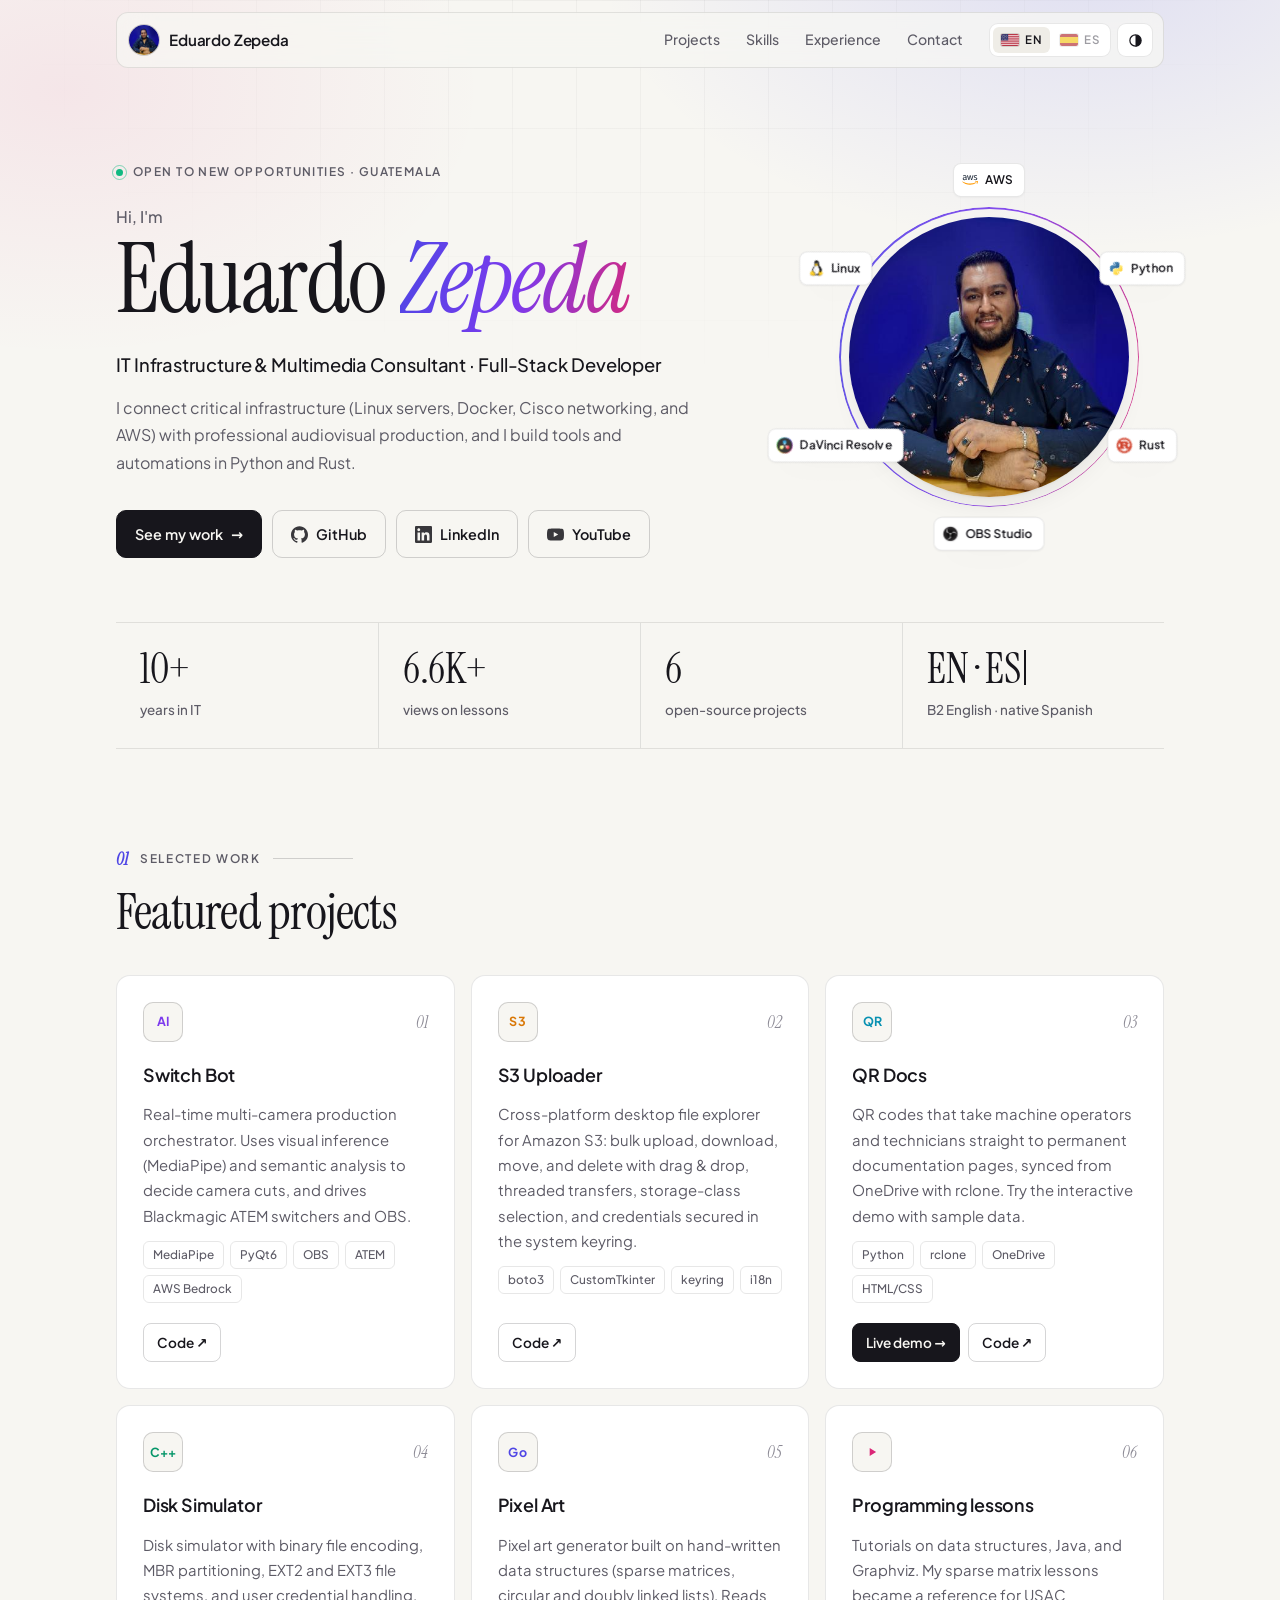
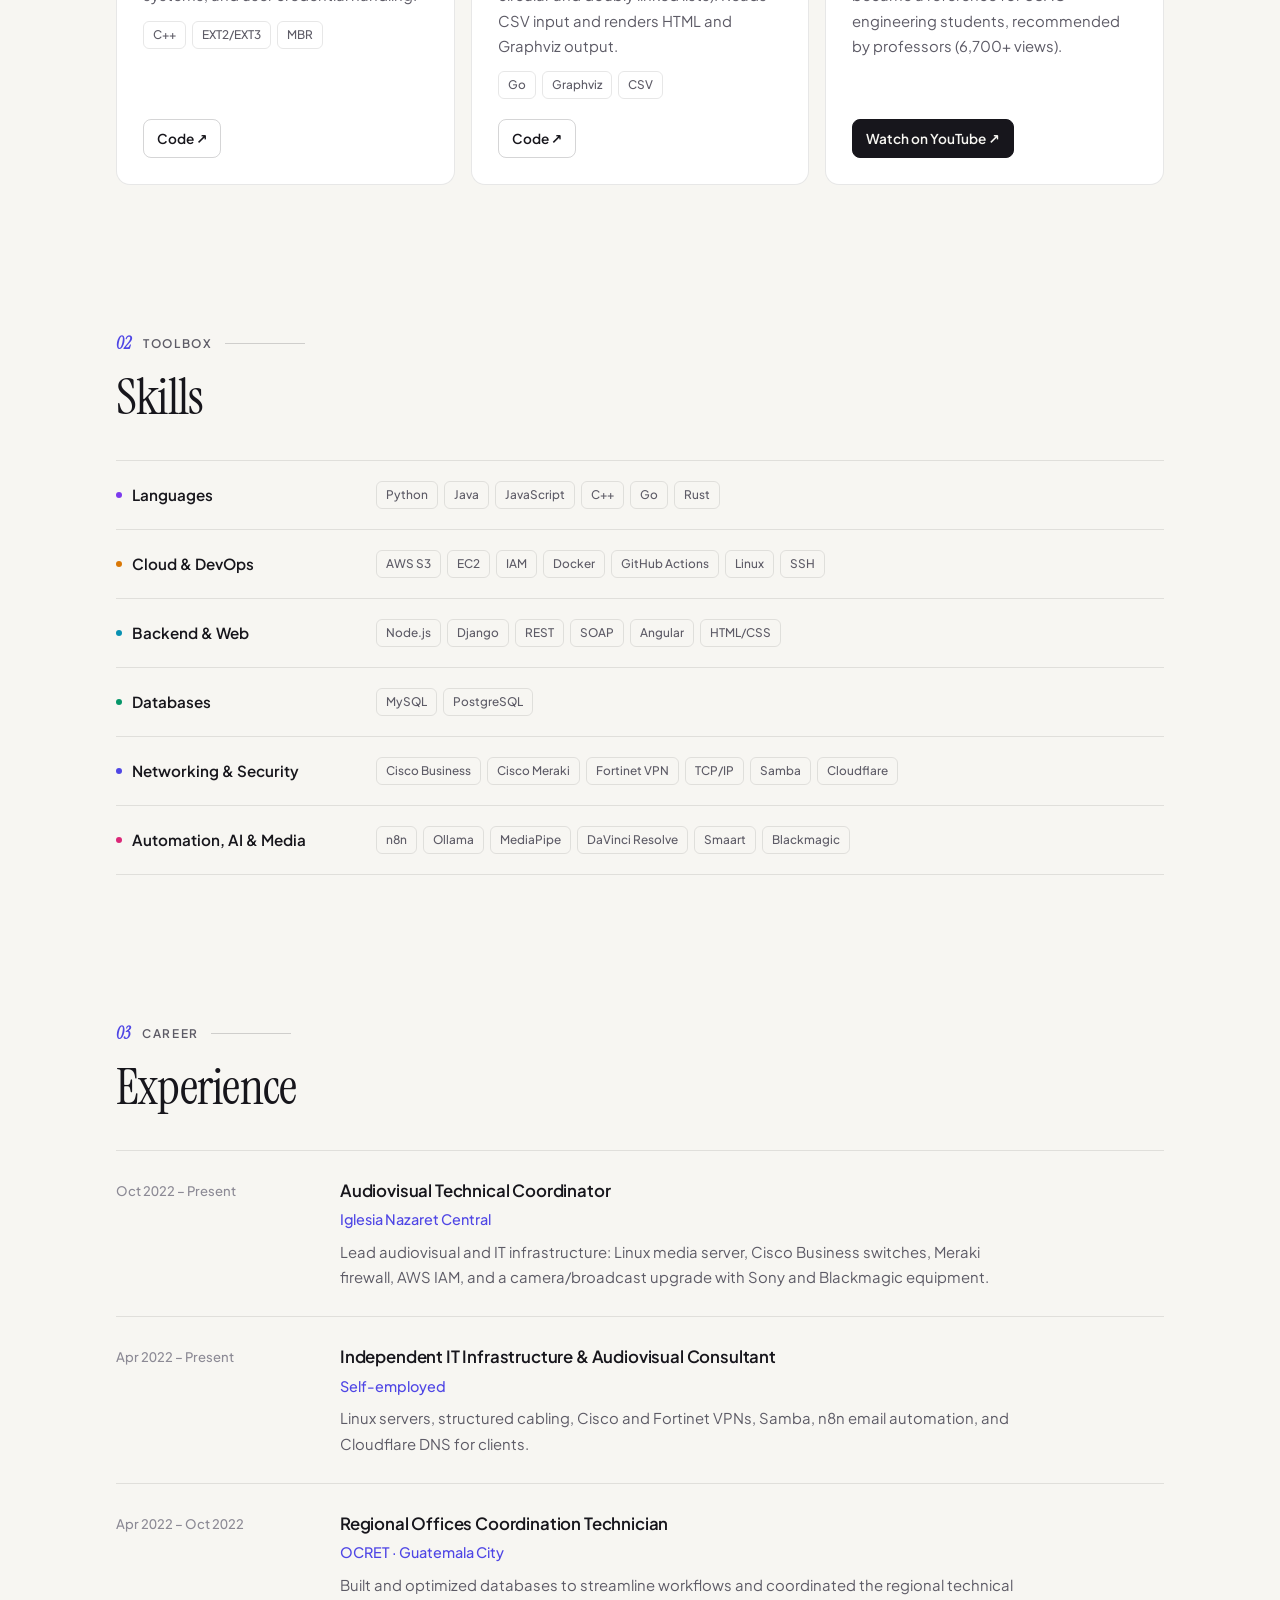
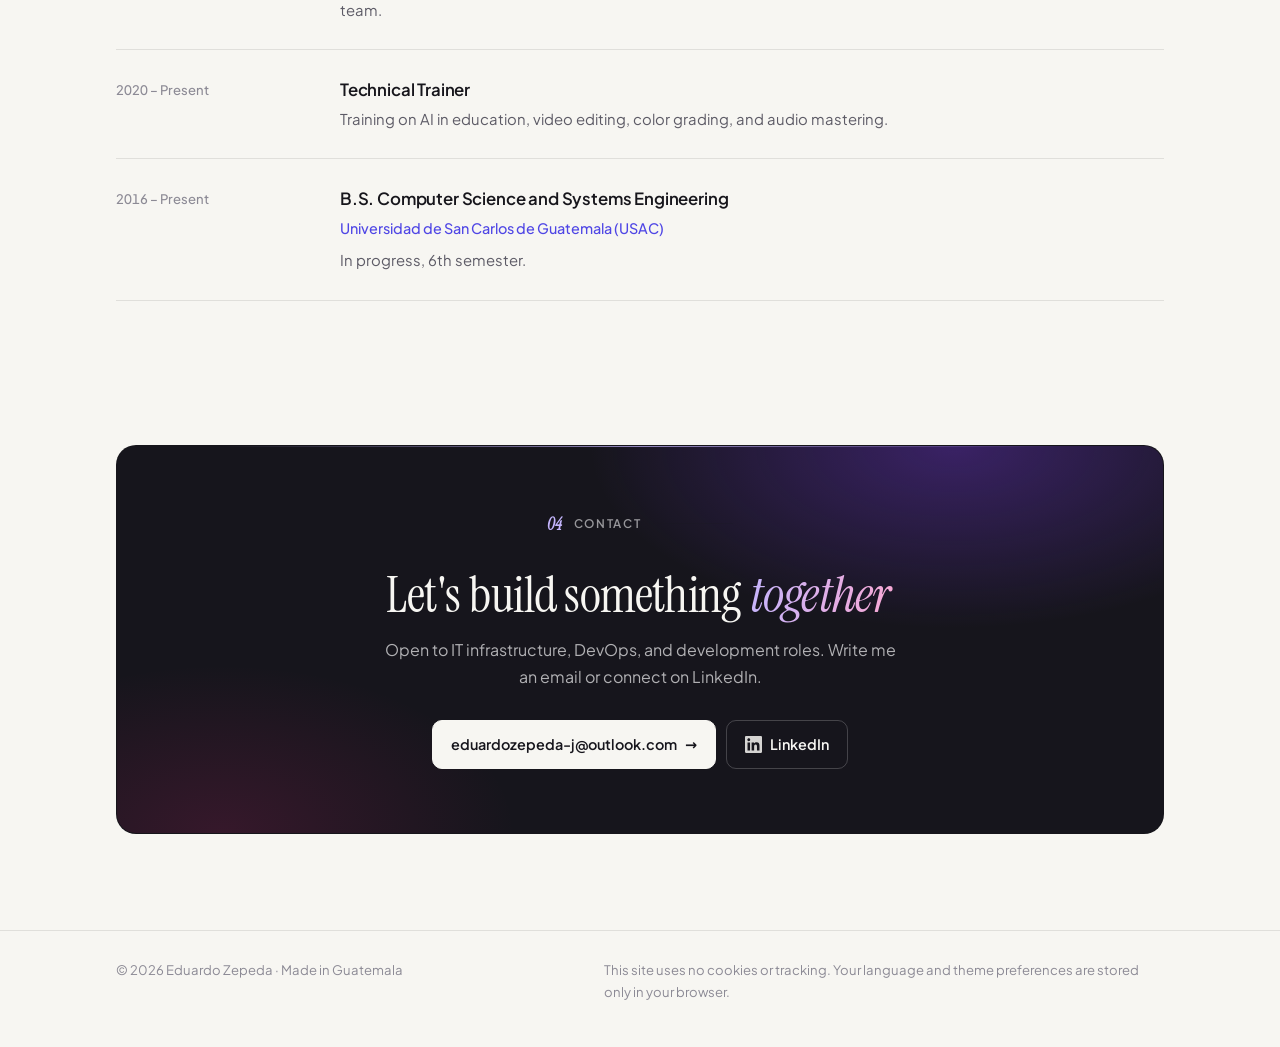
<file: index.html>
<!doctype html>
<html lang="en">
<head>
<meta charset="utf-8">
<meta name="viewport" content="width=device-width, initial-scale=1">
<title>Eduardo Zepeda — Portfolio</title>
<meta name="description" content="Eduardo Zepeda — IT Infrastructure & Multimedia Consultant and Full-Stack Developer from Guatemala. Linux, AWS, Cisco networking, Python, Rust.">
<meta property="og:title" content="Eduardo Zepeda — Portfolio">
<meta property="og:description" content="IT Infrastructure & Multimedia Consultant | Full-Stack Developer">
<meta property="og:type" content="website">
<meta property="og:url" content="https://eduardo-zepeda-j.github.io/">
<meta property="og:image" content="https://eduardo-zepeda-j.github.io/assets/img/avatar.jpg">
<meta name="theme-color" content="#f7f6f2">
<link rel="icon" href="assets/img/avatar-64.jpg">
<link rel="preload" href="assets/fonts/plus-jakarta-sans-latin.woff2" as="font" type="font/woff2" crossorigin>
<link rel="preload" href="assets/fonts/instrument-serif-latin-400-normal.woff2" as="font" type="font/woff2" crossorigin>
<link rel="stylesheet" href="assets/fonts/fonts.css">
<style>
:root{
  --bg:#f7f6f2; --bg-2:#efede7; --surface:#ffffff; --glass:rgba(247,246,242,.78);
  --text:#17161c; --muted:#5d5b66; --faint:#8c8a95; --border:rgba(23,22,28,.10); --border-2:rgba(23,22,28,.18);
  --accent:#4f46e5; --accent-soft:rgba(79,70,229,.08);
  --grad:linear-gradient(100deg,#4f46e5 0%,#7c3aed 50%,#db2777 100%);
  --ink:#16151c; --on-ink:#f7f6f2;
  --shadow:0 1px 2px rgba(23,22,28,.04),0 12px 32px -16px rgba(23,22,28,.18);
  --glow-1:rgba(99,102,241,.16); --glow-2:rgba(219,39,119,.08);
  --serif:"Instrument Serif",Georgia,"Times New Roman",serif;
}
:root[data-theme="dark"]{
  --bg:#0f0f11; --bg-2:#17171a; --surface:#151518; --glass:rgba(15,15,17,.75);
  --text:#ededee; --muted:#a3a2ab; --faint:#75747d; --border:rgba(255,255,255,.08); --border-2:rgba(255,255,255,.16);
  --accent:#a5a0ff; --accent-soft:rgba(165,160,255,.1);
  --grad:linear-gradient(100deg,#a5b4fc 0%,#c4b5fd 50%,#f9a8d4 100%);
  --ink:#1b1a21; --on-ink:#ededee;
  --shadow:0 1px 2px rgba(0,0,0,.3),0 16px 40px -18px rgba(0,0,0,.7);
  --glow-1:rgba(99,102,241,.14); --glow-2:rgba(219,39,119,.06);
}
*{box-sizing:border-box}
html{scroll-behavior:smooth}
body{margin:0;background:var(--bg);color:var(--text);font:16px/1.7 "Plus Jakarta Sans",system-ui,-apple-system,"Segoe UI",Roboto,Arial,sans-serif;overflow-x:hidden;-webkit-font-smoothing:antialiased;text-rendering:optimizeLegibility}
::selection{background:var(--accent);color:#fff}
a{color:inherit}
:focus-visible{outline:2px solid var(--accent);outline-offset:3px;border-radius:6px}
.bg{position:absolute;top:0;left:0;right:0;height:900px;z-index:-1;pointer-events:none;
  background:radial-gradient(700px 420px at 85% -5%,var(--glow-1),transparent 70%),radial-gradient(600px 380px at 5% 10%,var(--glow-2),transparent 70%)}
.bg::after{content:"";position:absolute;inset:0;background-image:linear-gradient(var(--border) 1px,transparent 1px),linear-gradient(90deg,var(--border) 1px,transparent 1px);background-size:64px 64px;opacity:.45;-webkit-mask-image:radial-gradient(ellipse 70% 60% at 50% 0%,#000,transparent 75%);mask-image:radial-gradient(ellipse 70% 60% at 50% 0%,#000,transparent 75%)}
@media (prefers-reduced-motion: reduce){html{scroll-behavior:auto}}
.wrap{max-width:1080px;margin:0 auto;padding:0 16px}

/* Header */
header.top{position:sticky;top:12px;z-index:10;margin:12px auto 0;max-width:1080px;padding:0 16px}
.bar{display:flex;align-items:center;gap:14px;height:56px;padding:0 10px 0 12px;border-radius:12px;background:var(--glass);border:1px solid var(--border);backdrop-filter:blur(16px) saturate(1.4);-webkit-backdrop-filter:blur(16px) saturate(1.4)}
.brand{display:flex;align-items:center;gap:10px;white-space:nowrap;font-weight:600;font-size:.95rem;letter-spacing:-.01em;text-decoration:none}
.brand img{width:30px;height:30px;border-radius:50%;object-fit:cover;box-shadow:0 0 0 1px var(--border-2)}
nav{display:flex;gap:2px;margin-left:auto}
nav a{text-decoration:none;color:var(--muted);font-weight:500;font-size:.88rem;padding:6px 12px;border-radius:8px;transition:color .2s,background .2s}
nav a:hover{color:var(--text);background:var(--accent-soft)}
.tools{display:flex;gap:6px}
.lang-switch{display:inline-flex;gap:2px;padding:3px;border:1px solid var(--border);background:var(--surface);border-radius:9px;height:34px;align-items:center}
.lang-switch button{display:inline-flex;align-items:center;gap:6px;border:0;background:transparent;color:var(--muted);font:inherit;font-size:.72rem;font-weight:600;letter-spacing:.04em;padding:0 8px;height:26px;border-radius:6px;cursor:pointer;opacity:.6;transition:background .2s,opacity .2s,color .2s}
.lang-switch button:hover{opacity:1}
.lang-switch button[aria-pressed="true"]{opacity:1;color:var(--text);background:var(--bg-2)}
.lang-switch svg{width:18px;height:12px;border-radius:2px;flex:none;box-shadow:0 0 0 1px rgba(0,0,0,.12)}
.btn{border:1px solid var(--border);background:var(--surface);color:var(--text);border-radius:9px;height:34px;min-width:36px;padding:0 9px;font:inherit;cursor:pointer;display:inline-flex;align-items:center;justify-content:center;transition:border-color .2s}
.btn:hover{border-color:var(--border-2)}
@media (max-width:760px){nav{display:none}.tools{margin-left:auto}}
@media (max-width:400px){.brand span{display:none}}

/* Hero */
.hero{display:grid;grid-template-columns:1.3fr .7fr;gap:48px;align-items:center;padding:88px 0 64px}
@media (max-width:820px){.hero{grid-template-columns:1fr;padding-top:40px;text-align:center;gap:24px}.hero .photo{order:-1}.cta{justify-content:center}}
.hello{display:inline-flex;align-items:center;gap:10px;font-weight:600;font-size:.74rem;letter-spacing:.12em;text-transform:uppercase;color:var(--muted);margin-bottom:26px}
.dot{position:relative;width:7px;height:7px;border-radius:50%;background:#10b981}
.dot::after{content:"";position:absolute;inset:-4px;border-radius:50%;border:1px solid #10b981;opacity:.5;animation:pulse 2.4s ease-out infinite}
@keyframes pulse{from{transform:scale(.6);opacity:.6}to{transform:scale(1.6);opacity:0}}
.greet{display:block;font-family:"Plus Jakarta Sans",system-ui,sans-serif;font-size:1rem;font-weight:500;letter-spacing:0;color:var(--muted);margin-bottom:10px}
h1{font-family:var(--serif);font-weight:400;font-size:clamp(3.2rem,9vw,6rem);line-height:.95;letter-spacing:-.02em;margin:0 0 24px}
h1 em{font-style:italic;padding-right:.08em}
.gt{background:var(--grad);-webkit-background-clip:text;background-clip:text;color:transparent}
.role{font-size:clamp(1rem,2.2vw,1.15rem);font-weight:500;color:var(--text);margin:0 0 14px;letter-spacing:-.005em}
.lead{max-width:580px;margin:0 0 34px;font-size:1rem;color:var(--muted)}
@media (max-width:820px){.lead{margin-left:auto;margin-right:auto}}
.cta{display:flex;gap:10px;flex-wrap:wrap}
.cta a{display:inline-flex;align-items:center;gap:8px;padding:11px 18px;border-radius:10px;font-weight:600;font-size:.9rem;text-decoration:none;border:1px solid var(--border-2);background:transparent;transition:background .2s,border-color .2s,transform .2s}
.cta a:hover{background:var(--accent-soft);border-color:var(--accent)}
.cta a.primary{background:var(--text);color:var(--bg);border-color:var(--text)}
.cta a.primary:hover{background:var(--accent);border-color:var(--accent);color:#fff}
.cta .arrow{transition:transform .2s}
.cta a:hover .arrow{transform:translateX(3px)}
.ico{width:17px;height:17px;flex:none;opacity:.85}

/* Photo + orbit */
.photo{position:relative;justify-self:center}
.ring{position:relative;width:min(300px,64vw);aspect-ratio:1;border-radius:50%;padding:10px;animation:ring-in 1.1s cubic-bezier(.22,1,.36,1) both}
.ring::before{content:"";position:absolute;inset:0;border-radius:50%;padding:1.5px;background:var(--grad);-webkit-mask:linear-gradient(#000 0 0) content-box,linear-gradient(#000 0 0);-webkit-mask-composite:xor;mask-composite:exclude;opacity:.9}
.ring img{width:100%;height:100%;border-radius:50%;object-fit:cover;display:block;filter:saturate(.92);box-shadow:var(--shadow)}
@keyframes ring-in{from{opacity:0;scale:.95}to{opacity:1;scale:1}}
.orbit{position:absolute;inset:-9%;pointer-events:none}
.arm{position:absolute;inset:0;transform:rotate(var(--a));animation:spin 140s linear infinite}
.sat{position:absolute;left:50%;top:0;transform:translate(-50%,-50%);animation:orbit-in 1.6s cubic-bezier(.22,1,.36,1) both;animation-delay:calc(.25s + var(--i)*.1s)}
.float-tag{display:inline-flex;align-items:center;gap:7px;font-size:.74rem;font-weight:600;padding:6px 11px 6px 8px;border-radius:8px;background:var(--surface);color:var(--text);border:1px solid var(--border);box-shadow:var(--shadow);white-space:nowrap;pointer-events:auto;transform:rotate(calc(-1*var(--a)));animation:counter 140s linear infinite}
.float-tag img{width:16px;height:16px;object-fit:contain;flex:none}
.photo:hover .arm,.photo:hover .float-tag{animation-play-state:paused}
@keyframes spin{from{transform:rotate(var(--a))}to{transform:rotate(calc(var(--a) + 360deg))}}
@keyframes counter{from{transform:rotate(calc(-1*var(--a)))}to{transform:rotate(calc(-1*var(--a) - 360deg))}}
@keyframes orbit-in{from{top:50%;opacity:0;scale:.5}to{top:0;opacity:1;scale:1}}
@media (max-width:820px){.ring{width:min(260px,56vw)}.float-tag{font-size:.68rem;padding:4px 8px 4px 6px}.float-tag img{width:14px;height:14px}.photo{margin:34px 0 22px}}
@media (prefers-reduced-motion: reduce){.arm,.float-tag,.sat,.ring,.dot::after{animation:none}}

/* Stats */
.stats{display:grid;grid-template-columns:repeat(4,1fr);border-top:1px solid var(--border);border-bottom:1px solid var(--border);margin-bottom:24px}
.stat{padding:26px 24px}
.stat+.stat{border-left:1px solid var(--border)}
@media (max-width:700px){.stats{grid-template-columns:repeat(2,1fr)}.stat:nth-child(3){border-left:0}.stat:nth-child(n+3){border-top:1px solid var(--border)}.stat{padding:22px 16px}}
.stat b{display:block;font-family:var(--serif);font-weight:400;font-size:2.6rem;line-height:1;letter-spacing:-.01em;margin-bottom:8px;font-variant-numeric:tabular-nums}
.stat span{color:var(--muted);font-size:.84rem;font-weight:500}
.js .stats .stat{opacity:0;transform:translateY(14px);transition:opacity .8s cubic-bezier(.22,1,.36,1),transform .8s cubic-bezier(.22,1,.36,1);transition-delay:calc(var(--i)*.1s)}
.js .stats.in .stat{opacity:1;transform:none}
.js .stats .stat span{display:block;opacity:0;transition:opacity .6s ease;transition-delay:calc(.45s + var(--i)*.1s)}
.js .stats.in .stat span{opacity:1}
html:not([lang="es"]) .stats [data-lang-es],html[lang="es"] .stats [data-lang-en]{display:none}
.caret::after{content:"";display:inline-block;width:1.5px;height:.85em;margin-left:4px;background:currentColor;vertical-align:-.05em;animation:blink .8s steps(1) infinite}
@keyframes blink{50%{opacity:0}}
@media (prefers-reduced-motion: reduce){.js .stats .stat,.js .stats .stat span{opacity:1;transform:none;transition:none}}

/* Sections */
section{padding:72px 0}
.kicker{display:flex;align-items:center;gap:12px;font-size:.74rem;font-weight:600;letter-spacing:.14em;text-transform:uppercase;color:var(--muted);margin:0 0 12px}
.kicker .n{font-family:var(--serif);font-style:italic;font-size:1.05rem;letter-spacing:0;text-transform:none;color:var(--accent)}
.kicker::after{content:"";flex:1;max-width:80px;height:1px;background:var(--border-2)}
h2{font-family:var(--serif);font-weight:400;font-size:clamp(2.2rem,5vw,3.2rem);letter-spacing:-.015em;margin:0 0 36px;line-height:1.05}

/* Projects */
.projects{display:grid;grid-template-columns:repeat(auto-fill,minmax(300px,1fr));gap:16px}
.card{position:relative;padding:26px;border-radius:14px;background:var(--surface);border:1px solid var(--border);display:flex;flex-direction:column;gap:12px;transition:transform .3s cubic-bezier(.22,1,.36,1),box-shadow .3s,border-color .3s;overflow:hidden}
.card::before{content:"";position:absolute;inset:0 0 auto 0;height:2px;background:var(--c);transform:scaleX(0);transform-origin:left;transition:transform .5s cubic-bezier(.22,1,.36,1)}
.card:hover{transform:translateY(-3px);box-shadow:var(--shadow);border-color:var(--border-2)}
.card:hover::before{transform:scaleX(1)}
.card-head{display:flex;align-items:center;justify-content:space-between;margin-bottom:6px}
.icon{width:40px;height:40px;border-radius:10px;display:grid;place-items:center;color:var(--c);font-weight:700;font-size:.78rem;letter-spacing:.02em;border:1px solid var(--border-2);background:var(--bg)}
.num{font-family:var(--serif);font-style:italic;color:var(--faint);font-size:1.05rem}
.card h3{margin:0;font-size:1.12rem;font-weight:600;letter-spacing:-.01em}
.card p{margin:0;color:var(--muted);font-size:.93rem}
.chips{display:flex;flex-wrap:wrap;gap:6px}
.chip{font-size:.74rem;font-weight:500;padding:3px 9px;border-radius:6px;border:1px solid var(--border);color:var(--muted);background:transparent}
.links{margin-top:auto;padding-top:8px;display:flex;gap:8px;flex-wrap:wrap}
.links a{font-size:.85rem;font-weight:600;text-decoration:none;padding:7px 13px;border-radius:8px;border:1px solid var(--border-2);transition:background .2s,border-color .2s,color .2s}
.links a:hover{border-color:var(--text)}
.links a.live{background:var(--text);color:var(--bg);border-color:var(--text)}
.links a.live:hover{background:var(--accent);border-color:var(--accent);color:#fff}
.c1{--c:#7c3aed} .c2{--c:#d97706} .c3{--c:#0891b2} .c4{--c:#059669} .c5{--c:#4f46e5} .c6{--c:#db2777}
:root[data-theme="dark"] .c1{--c:#a78bfa} :root[data-theme="dark"] .c2{--c:#fbbf24} :root[data-theme="dark"] .c3{--c:#22d3ee}
:root[data-theme="dark"] .c4{--c:#34d399} :root[data-theme="dark"] .c5{--c:#818cf8} :root[data-theme="dark"] .c6{--c:#f472b6}

/* Skills */
.skills{border-top:1px solid var(--border)}
.skill{display:grid;grid-template-columns:240px 1fr;gap:20px;align-items:center;padding:20px 0;border-bottom:1px solid var(--border)}
@media (max-width:700px){.skill{grid-template-columns:1fr;gap:10px}}
.skill h3{margin:0;font-size:.95rem;font-weight:600;display:flex;align-items:center;gap:10px}
.skill h3 i{width:6px;height:6px;border-radius:50%;background:var(--c);display:inline-block}

/* Experience */
.timeline{border-top:1px solid var(--border)}
.job{display:grid;grid-template-columns:200px 1fr;gap:24px;padding:26px 0;border-bottom:1px solid var(--border)}
@media (max-width:700px){.job{grid-template-columns:1fr;gap:6px}}
.when{font-size:.82rem;font-weight:500;color:var(--faint);font-variant-numeric:tabular-nums;padding-top:3px}
.job h3{margin:0 0 2px;font-size:1.05rem;font-weight:600;letter-spacing:-.01em}
.org{color:var(--accent);font-weight:500;font-size:.9rem;margin-bottom:8px}
.job p{margin:0;color:var(--muted);font-size:.93rem;max-width:62ch}

/* Contact */
.contact{position:relative;overflow:hidden;padding:64px 40px;border-radius:20px;background:var(--ink);color:var(--on-ink);text-align:center;border:1px solid var(--border)}
.contact::before{content:"";position:absolute;inset:0;background:radial-gradient(520px 260px at 80% 0%,rgba(124,58,237,.35),transparent 70%),radial-gradient(420px 240px at 10% 100%,rgba(219,39,119,.16),transparent 70%);pointer-events:none}
.contact::after{content:"";position:absolute;left:10%;right:10%;top:0;height:1px;background:linear-gradient(90deg,transparent,rgba(196,181,253,.7),transparent)}
.contact>*{position:relative}
.contact h2{color:var(--on-ink);margin-bottom:14px}
.contact h2 em{font-style:italic;background:linear-gradient(100deg,#c4b5fd,#f9a8d4);-webkit-background-clip:text;background-clip:text;color:transparent;padding-right:.06em}
.contact p{margin:0 auto 30px;max-width:520px;color:rgba(237,237,238,.72)}
.contact .cta{justify-content:center}
.contact .cta a{border-color:rgba(255,255,255,.2);color:var(--on-ink)}
.contact .cta a:hover{background:rgba(255,255,255,.08);border-color:rgba(255,255,255,.4)}
.contact .cta a.primary{background:#f7f6f2;color:#16151c;border-color:#f7f6f2}
.contact .cta a.primary:hover{background:#fff;color:#4f46e5}
@media (max-width:600px){.contact{padding:44px 20px}}

footer{margin-top:24px;border-top:1px solid var(--border)}
footer .wrap{display:flex;flex-wrap:wrap;justify-content:space-between;gap:8px 24px;padding-top:28px;padding-bottom:44px;color:var(--faint);font-size:.82rem}
footer .privacy{margin:0;max-width:56ch}
@media (max-width:700px){footer .wrap{flex-direction:column;text-align:center;align-items:center}}

[data-lang-es]{display:none}
html[lang="es"] [data-lang-en]{display:none}
html[lang="es"] [data-lang-es]{display:revert}
.js .reveal{opacity:0;transform:translateY(16px);transition:opacity .8s cubic-bezier(.22,1,.36,1),transform .8s cubic-bezier(.22,1,.36,1)}
.js .reveal.in{opacity:1;transform:none}
@media (prefers-reduced-motion: reduce){.js .reveal{opacity:1;transform:none;transition:none}}
</style>
</head>
<body>
<svg width="0" height="0" style="position:absolute" aria-hidden="true">
  <symbol id="i-gh" viewBox="0 0 24 24"><path fill="currentColor" d="M12 .297c-6.63 0-12 5.373-12 12 0 5.303 3.438 9.8 8.205 11.385.6.113.82-.258.82-.577 0-.285-.01-1.04-.015-2.04-3.338.724-4.042-1.61-4.042-1.61C4.422 18.07 3.633 17.7 3.633 17.7c-1.087-.744.084-.729.084-.729 1.205.084 1.838 1.236 1.838 1.236 1.07 1.835 2.809 1.305 3.495.998.108-.776.417-1.305.76-1.605-2.665-.3-5.466-1.332-5.466-5.93 0-1.31.465-2.38 1.235-3.22-.135-.303-.54-1.523.105-3.176 0 0 1.005-.322 3.3 1.23.96-.267 1.98-.399 3-.405 1.02.006 2.04.138 3 .405 2.28-1.552 3.285-1.23 3.285-1.23.645 1.653.24 2.873.12 3.176.765.84 1.23 1.91 1.23 3.22 0 4.61-2.805 5.625-5.475 5.92.42.36.81 1.096.81 2.22 0 1.606-.015 2.896-.015 3.286 0 .315.21.69.825.57C20.565 22.092 24 17.592 24 12.297c0-6.627-5.373-12-12-12"/></symbol>
  <symbol id="i-li" viewBox="0 0 24 24"><path fill="currentColor" d="M20.447 20.452h-3.554v-5.569c0-1.328-.027-3.037-1.852-3.037-1.853 0-2.136 1.445-2.136 2.939v5.667H9.351V9h3.414v1.561h.046c.477-.9 1.637-1.85 3.37-1.85 3.601 0 4.267 2.37 4.267 5.455v6.286zM5.337 7.433c-1.144 0-2.063-.926-2.063-2.065 0-1.138.92-2.063 2.063-2.063 1.14 0 2.064.925 2.064 2.063 0 1.139-.925 2.065-2.064 2.065zm1.782 13.019H3.555V9h3.564v11.452zM22.225 0H1.771C.792 0 0 .774 0 1.729v20.542C0 23.227.792 24 1.771 24h20.451C23.2 24 24 23.227 24 22.271V1.729C24 .774 23.2 0 22.222 0h.003z"/></symbol>
  <symbol id="i-yt" viewBox="0 0 24 24"><path fill="currentColor" d="M23.498 6.186a3.016 3.016 0 0 0-2.122-2.136C19.505 3.545 12 3.545 12 3.545s-7.505 0-9.377.505A3.017 3.017 0 0 0 .502 6.186C0 8.07 0 12 0 12s0 3.93.502 5.814a3.016 3.016 0 0 0 2.122 2.136c1.871.505 9.376.505 9.376.505s7.505 0 9.377-.505a3.015 3.015 0 0 0 2.122-2.136C24 15.93 24 12 24 12s0-3.93-.502-5.814zM9.545 15.568V8.432L15.818 12l-6.273 3.568z"/></symbol>
</svg>
<div class="bg" aria-hidden="true"></div>

<header class="top">
  <div class="bar">
    <a class="brand" href="#"><img src="assets/img/avatar-160.jpg" alt=""><span>Eduardo Zepeda</span></a>
    <nav>
      <a href="#projects"><span data-lang-en>Projects</span><span data-lang-es>Proyectos</span></a>
      <a href="#skills"><span data-lang-en>Skills</span><span data-lang-es>Habilidades</span></a>
      <a href="#experience"><span data-lang-en>Experience</span><span data-lang-es>Experiencia</span></a>
      <a href="#contact"><span data-lang-en>Contact</span><span data-lang-es>Contacto</span></a>
    </nav>
    <div class="tools">
      <div class="lang-switch" role="group" aria-label="Language / Idioma"><button type="button" data-set-lang="en" aria-pressed="true" title="English"><svg viewBox="0 0 19 10" aria-hidden="true" preserveAspectRatio="none"><rect width="19" height="10" fill="#B22234"/><path d="M0 1.15h19M0 2.69h19M0 4.23h19M0 5.77h19M0 7.31h19M0 8.85h19" stroke="#fff" stroke-width=".77"/><rect width="7.6" height="5.38" fill="#3C3B6E"/><g fill="#fff"><circle cx="1.1" cy="1" r=".28"/><circle cx="2.6" cy="1" r=".28"/><circle cx="4.1" cy="1" r=".28"/><circle cx="5.6" cy="1" r=".28"/><circle cx="1.85" cy="2.1" r=".28"/><circle cx="3.35" cy="2.1" r=".28"/><circle cx="4.85" cy="2.1" r=".28"/><circle cx="6.35" cy="2.1" r=".28"/><circle cx="1.1" cy="3.2" r=".28"/><circle cx="2.6" cy="3.2" r=".28"/><circle cx="4.1" cy="3.2" r=".28"/><circle cx="5.6" cy="3.2" r=".28"/><circle cx="1.85" cy="4.3" r=".28"/><circle cx="3.35" cy="4.3" r=".28"/><circle cx="4.85" cy="4.3" r=".28"/><circle cx="6.35" cy="4.3" r=".28"/></g></svg>EN</button><button type="button" data-set-lang="es" aria-pressed="false" title="Español"><svg viewBox="0 0 3 2" aria-hidden="true" preserveAspectRatio="none"><rect width="3" height="2" fill="#AA151B"/><rect y=".5" width="3" height="1" fill="#F1BF00"/></svg>ES</button></div>
      <button class="btn" id="themeBtn" type="button" aria-label="Toggle dark mode"><svg width="15" height="15" viewBox="0 0 24 24" aria-hidden="true"><circle cx="12" cy="12" r="9" fill="none" stroke="currentColor" stroke-width="2"/><path d="M12 3a9 9 0 0 1 0 18z" fill="currentColor"/></svg></button>
    </div>
  </div>
</header>

<main class="wrap">
  <section class="hero">
    <div>
      <div class="hello"><span class="dot"></span><span data-lang-en>Open to new opportunities · Guatemala</span><span data-lang-es>Disponible para nuevas oportunidades · Guatemala</span></div>
      <h1><span class="greet"><span data-lang-en>Hi, I'm</span><span data-lang-es>Hola, soy</span></span>Eduardo <em class="gt">Zepeda</em></h1>
      <p class="role">
        <span data-lang-en>IT Infrastructure &amp; Multimedia Consultant · Full-Stack Developer</span>
        <span data-lang-es>Consultor de Infraestructura TI y Multimedia · Desarrollador Full Stack</span>
      </p>
      <p class="lead">
        <span data-lang-en>I connect critical infrastructure (Linux servers, Docker, Cisco networking, and AWS) with professional audiovisual production, and I build tools and automations in Python and Rust.</span>
        <span data-lang-es>Conecto la infraestructura crítica (servidores Linux, Docker, redes Cisco y AWS) con la producción audiovisual profesional, y desarrollo herramientas y automatizaciones en Python y Rust.</span>
      </p>
      <div class="cta">
        <a class="primary" href="#projects"><span data-lang-en>See my work</span><span data-lang-es>Ver mi trabajo</span> <span class="arrow" aria-hidden="true">→</span></a>
        <a href="https://github.com/eduardo-zepeda-j" rel="me"><svg class="ico" aria-hidden="true"><use href="#i-gh"/></svg>GitHub</a>
        <a href="https://www.linkedin.com/in/eduardo-zepeda-j" rel="me"><svg class="ico" aria-hidden="true"><use href="#i-li"/></svg>LinkedIn</a>
        <a href="https://www.youtube.com/@eduardozepeda1113" rel="me"><svg class="ico" aria-hidden="true"><use href="#i-yt"/></svg>YouTube</a>
      </div>
    </div>
    <div class="photo">
      <div class="ring"><img src="assets/img/avatar.jpg" alt="Eduardo Zepeda" width="320" height="320"></div>
      <div class="orbit" aria-label="Linux, DaVinci Resolve, AWS, OBS Studio, Python, Rust">
        <div class="arm" style="--a:300deg"><div class="sat" style="--i:0"><span class="float-tag"><img src="assets/icons/linux.png" alt="" width="16" height="16">Linux</span></div></div>
        <div class="arm" style="--a:240deg"><div class="sat" style="--i:1"><span class="float-tag"><img src="assets/icons/davinci-resolve.png" alt="" width="16" height="16">DaVinci Resolve</span></div></div>
        <div class="arm" style="--a:0deg"><div class="sat" style="--i:2"><span class="float-tag"><img src="assets/icons/aws.svg" alt="" width="16" height="16">AWS</span></div></div>
        <div class="arm" style="--a:180deg"><div class="sat" style="--i:3"><span class="float-tag"><img src="assets/icons/obs.png" alt="" width="16" height="16">OBS Studio</span></div></div>
        <div class="arm" style="--a:60deg"><div class="sat" style="--i:4"><span class="float-tag"><img src="assets/icons/python.svg" alt="" width="16" height="16">Python</span></div></div>
        <div class="arm" style="--a:120deg"><div class="sat" style="--i:5"><span class="float-tag"><img src="assets/icons/rust.png" alt="" width="16" height="16">Rust</span></div></div>
      </div>
    </div>
  </section>

  <div class="stats reveal">
    <div class="stat" style="--i:0"><b data-count="10" data-suffix="+">10+</b><span data-lang-en>years in IT</span><span data-lang-es>años en TI</span></div>
    <div class="stat" style="--i:1"><b data-count="6.7" data-dec="1" data-suffix="K+">6.7K+</b><span data-lang-en>views on lessons</span><span data-lang-es>vistas en clases</span></div>
    <div class="stat" style="--i:2"><b data-count="6">6</b><span data-lang-en>open-source projects</span><span data-lang-es>proyectos open source</span></div>
    <div class="stat" style="--i:3"><b data-type="EN · ES">EN · ES</b><span data-lang-en>B2 English · native Spanish</span><span data-lang-es>Inglés B2 · español nativo</span></div>
  </div>

  <section id="projects" class="reveal">
    <p class="kicker"><span class="n">01</span><span data-lang-en>Selected work</span><span data-lang-es>Trabajo seleccionado</span></p>
    <h2><span data-lang-en>Featured projects</span><span data-lang-es>Proyectos destacados</span></h2>
    <div class="projects">
      <article class="card c1">
        <div class="card-head"><div class="icon">AI</div><span class="num">01</span></div>
        <h3>Switch Bot</h3>
        <p data-lang-en>Real-time multi-camera production orchestrator. Uses visual inference (MediaPipe) and semantic analysis to decide camera cuts, and drives Blackmagic ATEM switchers and OBS.</p>
        <p data-lang-es>Orquestador de producción multicámara en tiempo real. Usa inferencia visual (MediaPipe) y análisis semántico para decidir los cortes de cámara, y controla switchers Blackmagic ATEM y OBS.</p>
        <div class="chips"><span class="chip">MediaPipe</span><span class="chip">PyQt6</span><span class="chip">OBS</span><span class="chip">ATEM</span><span class="chip">AWS Bedrock</span></div>
        <div class="links"><a href="https://github.com/eduardo-zepeda-j/switch_bot"><span data-lang-en>Code</span><span data-lang-es>Código</span> ↗</a></div>
      </article>
      <article class="card c2">
        <div class="card-head"><div class="icon">S3</div><span class="num">02</span></div>
        <h3>S3 Uploader</h3>
        <p data-lang-en>Cross-platform desktop file explorer for Amazon S3: bulk upload, download, move, and delete with drag &amp; drop, threaded transfers, storage-class selection, and credentials secured in the system keyring.</p>
        <p data-lang-es>Explorador de archivos de escritorio para Amazon S3: carga, descarga, movimiento y borrado masivo con arrastrar y soltar, transferencias multihilo, clases de almacenamiento y credenciales protegidas en el keyring del sistema.</p>
        <div class="chips"><span class="chip">boto3</span><span class="chip">CustomTkinter</span><span class="chip">keyring</span><span class="chip">i18n</span></div>
        <div class="links"><a href="https://github.com/eduardo-zepeda-j/s3uploader"><span data-lang-en>Code</span><span data-lang-es>Código</span> ↗</a></div>
      </article>
      <article class="card c3">
        <div class="card-head"><div class="icon">QR</div><span class="num">03</span></div>
        <h3>QR Docs</h3>
        <p data-lang-en>QR codes that take machine operators and technicians straight to permanent documentation pages, synced from OneDrive with rclone. Try the interactive demo with sample data.</p>
        <p data-lang-es>Códigos QR que llevan a operadores y técnicos directo a páginas de documentación permanentes, sincronizadas desde OneDrive con rclone. Prueba la demo interactiva con datos de ejemplo.</p>
        <div class="chips"><span class="chip">Python</span><span class="chip">rclone</span><span class="chip">OneDrive</span><span class="chip">HTML/CSS</span></div>
        <div class="links">
          <a class="live" href="demo/qr/"><span data-lang-en>Live demo</span><span data-lang-es>Demo en vivo</span> →</a>
          <a href="https://github.com/eduardo-zepeda-j/qr_app"><span data-lang-en>Code</span><span data-lang-es>Código</span> ↗</a>
        </div>
      </article>
      <article class="card c4">
        <div class="card-head"><div class="icon">C++</div><span class="num">04</span></div>
        <h3><span data-lang-en>Disk Simulator</span><span data-lang-es>Simulador de discos</span></h3>
        <p data-lang-en>Disk simulator with binary file encoding, MBR partitioning, EXT2 and EXT3 file systems, and user credential handling.</p>
        <p data-lang-es>Simulador de discos con codificación binaria de archivos, particiones MBR, sistemas de archivos EXT2 y EXT3 y manejo de credenciales de usuario.</p>
        <div class="chips"><span class="chip">C++</span><span class="chip">EXT2/EXT3</span><span class="chip">MBR</span></div>
        <div class="links"><a href="https://github.com/eduardo-zepeda-j/SIMULADOR_DISCOS"><span data-lang-en>Code</span><span data-lang-es>Código</span> ↗</a></div>
      </article>
      <article class="card c5">
        <div class="card-head"><div class="icon">Go</div><span class="num">05</span></div>
        <h3>Pixel Art</h3>
        <p data-lang-en>Pixel art generator built on hand-written data structures (sparse matrices, circular and doubly linked lists). Reads CSV input and renders HTML and Graphviz output.</p>
        <p data-lang-es>Generador de pixel art sobre estructuras de datos propias (matrices dispersas, listas circulares y doblemente enlazadas). Lee CSV y genera HTML y diagramas con Graphviz.</p>
        <div class="chips"><span class="chip">Go</span><span class="chip">Graphviz</span><span class="chip">CSV</span></div>
        <div class="links"><a href="https://github.com/eduardo-zepeda-j/PIXEL_ART"><span data-lang-en>Code</span><span data-lang-es>Código</span> ↗</a></div>
      </article>
      <article class="card c6">
        <div class="card-head"><div class="icon"><svg width="14" height="14" viewBox="0 0 24 24" aria-hidden="true"><path fill="currentColor" d="M8 5v14l11-7z"/></svg></div><span class="num">06</span></div>
        <h3><span data-lang-en>Programming lessons</span><span data-lang-es>Clases de programación</span></h3>
        <p data-lang-en>Tutorials on data structures, Java, and Graphviz. My sparse matrix lessons became a reference for USAC engineering students, recommended by professors (6,700+ views).</p>
        <p data-lang-es>Tutoriales de estructuras de datos, Java y Graphviz. Mis clases de matrices dispersas se volvieron referencia para estudiantes de ingeniería de la USAC, recomendadas por catedráticos (más de 6,700 vistas).</p>
        <div class="links"><a class="live" href="https://www.youtube.com/@eduardozepeda1113"><span data-lang-en>Watch on YouTube</span><span data-lang-es>Ver en YouTube</span> ↗</a></div>
      </article>
    </div>
  </section>

  <section id="skills" class="reveal">
    <p class="kicker"><span class="n">02</span><span data-lang-en>Toolbox</span><span data-lang-es>Herramientas</span></p>
    <h2><span data-lang-en>Skills</span><span data-lang-es>Habilidades</span></h2>
    <div class="skills">
      <div class="skill c1"><h3><i></i><span data-lang-en>Languages</span><span data-lang-es>Lenguajes</span></h3><div class="chips"><span class="chip">Python</span><span class="chip">Java</span><span class="chip">JavaScript</span><span class="chip">C++</span><span class="chip">Go</span><span class="chip">Rust</span></div></div>
      <div class="skill c2"><h3><i></i>Cloud &amp; DevOps</h3><div class="chips"><span class="chip">AWS S3</span><span class="chip">EC2</span><span class="chip">IAM</span><span class="chip">Docker</span><span class="chip">GitHub Actions</span><span class="chip">Linux</span><span class="chip">SSH</span></div></div>
      <div class="skill c3"><h3><i></i>Backend &amp; Web</h3><div class="chips"><span class="chip">Node.js</span><span class="chip">Django</span><span class="chip">REST</span><span class="chip">SOAP</span><span class="chip">Angular</span><span class="chip">HTML/CSS</span></div></div>
      <div class="skill c4"><h3><i></i><span data-lang-en>Databases</span><span data-lang-es>Bases de datos</span></h3><div class="chips"><span class="chip">MySQL</span><span class="chip">PostgreSQL</span></div></div>
      <div class="skill c5"><h3><i></i><span data-lang-en>Networking &amp; Security</span><span data-lang-es>Redes y seguridad</span></h3><div class="chips"><span class="chip">Cisco Business</span><span class="chip">Cisco Meraki</span><span class="chip">Fortinet VPN</span><span class="chip">TCP/IP</span><span class="chip">Samba</span><span class="chip">Cloudflare</span></div></div>
      <div class="skill c6"><h3><i></i><span data-lang-en>Automation, AI &amp; Media</span><span data-lang-es>Automatización, IA y medios</span></h3><div class="chips"><span class="chip">n8n</span><span class="chip">Ollama</span><span class="chip">MediaPipe</span><span class="chip">DaVinci Resolve</span><span class="chip">Smaart</span><span class="chip">Blackmagic</span></div></div>
    </div>
  </section>

  <section id="experience" class="reveal">
    <p class="kicker"><span class="n">03</span><span data-lang-en>Career</span><span data-lang-es>Trayectoria</span></p>
    <h2><span data-lang-en>Experience</span><span data-lang-es>Experiencia</span></h2>
    <div class="timeline">
      <div class="job">
        <span class="when">Oct 2022 – <span data-lang-en>Present</span><span data-lang-es>Actual</span></span>
        <div>
          <h3><span data-lang-en>Audiovisual Technical Coordinator</span><span data-lang-es>Coordinador Técnico Audiovisual</span></h3>
          <div class="org">Iglesia Nazaret Central</div>
          <p data-lang-en>Lead audiovisual and IT infrastructure: Linux media server, Cisco Business switches, Meraki firewall, AWS IAM, and a camera/broadcast upgrade with Sony and Blackmagic equipment.</p>
          <p data-lang-es>Lidero el área audiovisual y la infraestructura TI: servidor Linux multimedia, switches Cisco Business, firewall Meraki, AWS IAM y la renovación de cámaras y transmisión con equipo Sony y Blackmagic.</p>
        </div>
      </div>
      <div class="job">
        <span class="when">Apr 2022 – <span data-lang-en>Present</span><span data-lang-es>Actual</span></span>
        <div>
          <h3><span data-lang-en>Independent IT Infrastructure &amp; Audiovisual Consultant</span><span data-lang-es>Consultor independiente de Infraestructura TI y Audiovisual</span></h3>
          <div class="org"><span data-lang-en>Self-employed</span><span data-lang-es>Independiente</span></div>
          <p data-lang-en>Linux servers, structured cabling, Cisco and Fortinet VPNs, Samba, n8n email automation, and Cloudflare DNS for clients.</p>
          <p data-lang-es>Servidores Linux, cableado estructurado, VPN con Cisco y Fortinet, Samba, automatización de correos con n8n y DNS en Cloudflare para clientes.</p>
        </div>
      </div>
      <div class="job">
        <span class="when">Apr 2022 – Oct 2022</span>
        <div>
          <h3><span data-lang-en>Regional Offices Coordination Technician</span><span data-lang-es>Técnico de Coordinación de Sedes Departamentales</span></h3>
          <div class="org">OCRET · <span data-lang-en>Guatemala City</span><span data-lang-es>Ciudad de Guatemala</span></div>
          <p data-lang-en>Built and optimized databases to streamline workflows and coordinated the regional technical team.</p>
          <p data-lang-es>Creé y optimicé bases de datos para agilizar procesos y coordiné al equipo técnico departamental.</p>
        </div>
      </div>
      <div class="job">
        <span class="when">2020 – <span data-lang-en>Present</span><span data-lang-es>Actual</span></span>
        <div>
          <h3><span data-lang-en>Technical Trainer</span><span data-lang-es>Capacitador técnico</span></h3>
          <p data-lang-en>Training on AI in education, video editing, color grading, and audio mastering.</p>
          <p data-lang-es>Capacitaciones en IA aplicada a la educación, edición de video, colorización y masterización de audio.</p>
        </div>
      </div>
      <div class="job">
        <span class="when">2016 – <span data-lang-en>Present</span><span data-lang-es>Actual</span></span>
        <div>
          <h3><span data-lang-en>B.S. Computer Science and Systems Engineering</span><span data-lang-es>Ingeniería en Ciencias y Sistemas</span></h3>
          <div class="org">Universidad de San Carlos de Guatemala (USAC)</div>
          <p data-lang-en>In progress, 6th semester.</p>
          <p data-lang-es>En curso, 6.º semestre.</p>
        </div>
      </div>
    </div>
  </section>

  <section id="contact" class="reveal">
    <div class="contact">
      <p class="kicker" style="justify-content:center;color:rgba(237,237,238,.6)"><span class="n" style="color:#c4b5fd">04</span><span data-lang-en>Contact</span><span data-lang-es>Contacto</span></p>
      <h2><span data-lang-en>Let's build something <em>together</em></span><span data-lang-es>Construyamos algo <em>juntos</em></span></h2>
      <p>
        <span data-lang-en>Open to IT infrastructure, DevOps, and development roles. Write me an email or connect on LinkedIn.</span>
        <span data-lang-es>Abierto a oportunidades en infraestructura TI, DevOps y desarrollo. Escríbeme un correo o conectemos en LinkedIn.</span>
      </p>
      <div class="cta">
        <a class="primary" href="mailto:eduardozepeda-j@outlook.com">eduardozepeda-j@outlook.com <span class="arrow" aria-hidden="true">→</span></a>
        <a href="https://www.linkedin.com/in/eduardo-zepeda-j"><svg class="ico" aria-hidden="true"><use href="#i-li"/></svg>LinkedIn</a>
      </div>
    </div>
  </section>
</main>

<footer>
  <div class="wrap">
    <span>© <span id="yr"></span> Eduardo Zepeda · <span data-lang-en>Made in Guatemala</span><span data-lang-es>Hecho en Guatemala</span></span>
    <p class="privacy"><span data-lang-en>This site uses no cookies or tracking. Your language and theme preferences are stored only in your browser.</span><span data-lang-es>Este sitio no usa cookies ni rastreo. Tus preferencias de idioma y tema se guardan solo en tu navegador.</span></p>
  </div>
</footer>

<script>
(function(){
  var root=document.documentElement; root.classList.add('js');
  function get(k){try{return localStorage.getItem(k)}catch(e){return null}}
  function set(k,v){try{localStorage.setItem(k,v)}catch(e){}}
  var themeBtn=document.getElementById('themeBtn'), langBtns=document.querySelectorAll('[data-set-lang]'), meta=document.querySelector('meta[name="theme-color"]');
  function applyTheme(t){if(t==='dark')root.setAttribute('data-theme','dark');else root.removeAttribute('data-theme');meta.content=t==='dark'?'#0f0f11':'#f7f6f2';}
  function applyLang(l){root.lang=l;langBtns.forEach(function(b){b.setAttribute('aria-pressed',b.getAttribute('data-set-lang')===l?'true':'false')});}
  applyLang(get('pf-lang')==='es'?'es':'en');
  langBtns.forEach(function(b){b.addEventListener('click',function(){var l=b.getAttribute('data-set-lang');applyLang(l);set('pf-lang',l);});});
  applyTheme(get('pf-theme')==='dark'?'dark':'light');
  themeBtn.addEventListener('click',function(){
    var n=root.getAttribute('data-theme')==='dark'?'light':'dark'; applyTheme(n); set('pf-theme',n);
  });
  document.getElementById('yr').textContent=new Date().getFullYear();
  var still=matchMedia('(prefers-reduced-motion: reduce)').matches;
  function animateStats(box){
    if(still) return;
    box.querySelectorAll('[data-count]').forEach(function(b,i){
      var to=parseFloat(b.dataset.count),dec=+(b.dataset.dec||0),suf=b.dataset.suffix||'',dur=1600,delay=150+i*120;
      b.textContent=(0).toFixed(dec)+suf;
      setTimeout(function(){var t0=Date.now(),id=setInterval(function(){var k=Math.min(1,(Date.now()-t0)/dur),e=1-Math.pow(1-k,3);b.textContent=(to*e).toFixed(dec)+suf;if(k>=1)clearInterval(id);},30);},delay);
    });
    box.querySelectorAll('[data-type]').forEach(function(b){
      var txt=b.dataset.type,n=0;b.textContent='';b.classList.add('caret');
      setTimeout(function tick(){b.textContent=txt.slice(0,++n);if(n<txt.length)setTimeout(tick,110);else setTimeout(function(){b.classList.remove('caret')},900);},550);
    });
  }
  var els=document.querySelectorAll('.reveal');
  if('IntersectionObserver' in window){
    var io=new IntersectionObserver(function(es){es.forEach(function(e){if(e.isIntersecting){e.target.classList.add('in');if(e.target.classList.contains('stats'))animateStats(e.target);io.unobserve(e.target);}})},{threshold:.08});
    els.forEach(function(el){io.observe(el)});
  } else els.forEach(function(el){el.classList.add('in')});
})();
</script>
</body>
</html>
</file>
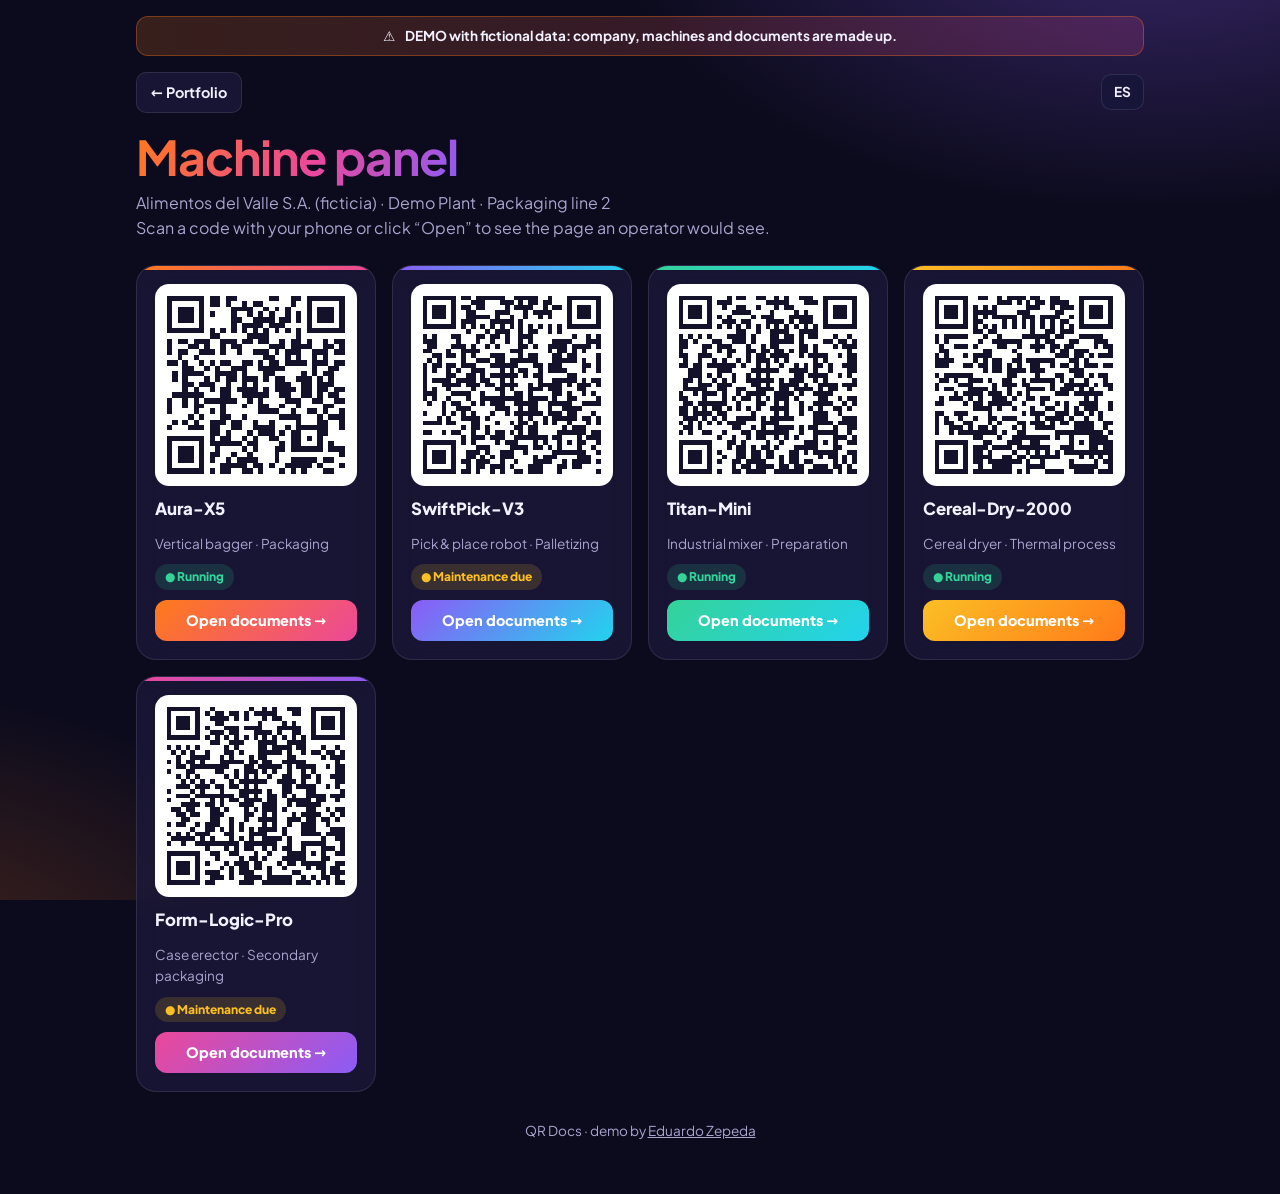
<file: demo/qr/index.html>
<!doctype html>
<html lang="es">
<head>
<meta charset="utf-8">
<meta name="viewport" content="width=device-width, initial-scale=1">
<title>QR Docs — Demo</title>
<meta name="description" content="Interactive demo of QR Docs with sample (fictional) data.">
<meta name="robots" content="noindex">
<link rel="preload" href="../../assets/fonts/plus-jakarta-sans-latin.woff2" as="font" type="font/woff2" crossorigin>
<link rel="stylesheet" href="../../assets/fonts/fonts.css">
<script src="../../assets/js/qrcode.min.js"></script>
<style>
:root{
  --bg:#0c0b1d; --surface:rgba(28,26,60,.72); --solid:#17153a; --text:#f2f1ff; --muted:#a8a5cf; --border:rgba(255,255,255,.1);
  --orange:#ff7a1a; --pink:#ec4899; --violet:#8b5cf6; --cyan:#22d3ee; --green:#34d399; --amber:#fbbf24;
}
*{box-sizing:border-box}
body{margin:0;min-height:100vh;color:var(--text);font:16px/1.6 "Plus Jakarta Sans",system-ui,-apple-system,"Segoe UI",Roboto,Arial,sans-serif;
  background:radial-gradient(900px 500px at 90% -10%,rgba(139,92,246,.35),transparent 60%),radial-gradient(800px 500px at -10% 110%,rgba(255,122,26,.25),transparent 60%),var(--bg);background-attachment:fixed}
a{color:inherit}
.wrap{max-width:1040px;margin:0 auto;padding:16px}
.banner{display:flex;align-items:center;justify-content:center;gap:10px;flex-wrap:wrap;font-size:.85rem;font-weight:700;padding:8px 14px;border-radius:12px;background:linear-gradient(90deg,rgba(255,122,26,.18),rgba(236,72,153,.18));border:1px solid rgba(255,122,26,.35);text-align:center}
.top{display:flex;align-items:center;gap:12px;margin:16px 0 8px;flex-wrap:wrap}
.top .back{font-weight:700;font-size:.9rem;text-decoration:none;padding:8px 14px;border-radius:10px;background:var(--surface);border:1px solid var(--border)}
.top .spacer{flex:1}
.btn{border:1px solid var(--border);background:var(--solid);color:var(--text);border-radius:10px;height:36px;padding:0 12px;font:inherit;font-size:.85rem;font-weight:700;cursor:pointer}
.btn:hover{border-color:var(--orange)}
h1{font-size:clamp(1.9rem,5vw,3rem);line-height:1.1;letter-spacing:-.02em;margin:18px 0 6px}
.gt{background:linear-gradient(120deg,var(--orange),var(--pink) 55%,var(--violet));-webkit-background-clip:text;background-clip:text;color:transparent}
.sub{color:var(--muted);margin:0 0 24px}
.grid{display:grid;grid-template-columns:repeat(auto-fill,minmax(230px,1fr));gap:16px}
.mcard{position:relative;padding:18px;border-radius:20px;background:var(--surface);border:1px solid var(--border);backdrop-filter:blur(12px);display:flex;flex-direction:column;gap:10px;transition:transform .2s,box-shadow .2s;overflow:hidden}
.mcard::before{content:"";position:absolute;inset:0 0 auto 0;height:4px;background:var(--c)}
.mcard:hover{transform:translateY(-4px);box-shadow:0 20px 40px -20px rgba(0,0,0,.7)}
.qr{background:#fff;border-radius:14px;padding:12px;display:grid;place-items:center;aspect-ratio:1}
.qr img,.qr canvas{width:100%!important;height:auto!important;image-rendering:pixelated}
.mname{font-weight:800;font-size:1.05rem;margin:0}
.meta{color:var(--muted);font-size:.85rem;margin:0}
.status{display:inline-flex;align-items:center;gap:6px;font-size:.75rem;font-weight:800;padding:3px 10px;border-radius:999px;width:max-content}
.ok{background:rgba(52,211,153,.15);color:var(--green)} .warn{background:rgba(251,191,36,.15);color:var(--amber)}
.open{margin-top:auto;text-align:center;text-decoration:none;font-weight:800;font-size:.9rem;padding:9px;border-radius:12px;background:var(--c);color:#fff}
.hero-m{display:grid;grid-template-columns:1fr 220px;gap:24px;align-items:center;padding:22px;border-radius:24px;background:var(--surface);border:1px solid var(--border);backdrop-filter:blur(12px);margin-bottom:20px}
@media (max-width:700px){.hero-m{grid-template-columns:1fr}}
.facts{display:grid;grid-template-columns:repeat(auto-fill,minmax(150px,1fr));gap:10px;margin-top:14px}
.fact{padding:10px 12px;border-radius:12px;background:rgba(255,255,255,.05);border:1px solid var(--border)}
.fact span{display:block;color:var(--muted);font-size:.75rem;font-weight:700;text-transform:uppercase;letter-spacing:.06em}
.fact b{font-size:.95rem}
.docs{display:grid;gap:12px}
.doc{display:flex;align-items:center;gap:14px;padding:16px 18px;border-radius:16px;background:var(--surface);border:1px solid var(--border);border-left:4px solid var(--orange);text-decoration:none;cursor:pointer;width:100%;color:var(--text);font:inherit;text-align:left;transition:transform .2s,border-color .2s}
.doc:hover{transform:translateX(4px);border-color:var(--orange)}
.doc .ic{width:42px;height:42px;border-radius:12px;display:grid;place-items:center;font-weight:800;font-size:.75rem;color:#fff;background:linear-gradient(135deg,#ef4444,#ff7a1a);flex:none}
.doc .ic.img{background:linear-gradient(135deg,#22d3ee,#8b5cf6)}
.doc b{display:block}
.doc small{color:var(--muted)}
.illus{border-radius:18px;overflow:hidden;background:linear-gradient(135deg,#1e1b4b,#312e81);margin-bottom:12px}
dialog{border:0;border-radius:20px;padding:0;max-width:640px;width:calc(100% - 32px);background:#fff;color:#1a1a2e;box-shadow:0 30px 80px rgba(0,0,0,.6)}
dialog::backdrop{background:rgba(5,4,20,.7);backdrop-filter:blur(4px)}
.paper{padding:28px 28px 20px;font-family:Georgia,"Times New Roman",serif}
.paper h2{font-family:"Plus Jakarta Sans",Arial,sans-serif;margin:0 0 4px;font-size:1.3rem}
.paper .stamp{display:inline-block;font:800 .72rem "Plus Jakarta Sans",Arial,sans-serif;color:#b91c1c;border:2px solid #b91c1c;border-radius:6px;padding:2px 8px;transform:rotate(-3deg);margin:6px 0 14px}
.paper ol{padding-left:20px}
.dlg-foot{display:flex;justify-content:flex-end;padding:0 20px 20px}
.dlg-foot button{font:700 .9rem "Plus Jakarta Sans",Arial,sans-serif;border:0;border-radius:10px;padding:9px 18px;background:#1a1a2e;color:#fff;cursor:pointer}
footer{color:var(--muted);font-size:.85rem;text-align:center;padding:28px 0 36px}
[data-en]{display:none} html[lang="en"] [data-es]{display:none} html[lang="en"] [data-en]{display:revert}
</style>
</head>
<body>
<div class="wrap">
  <div class="banner">⚠ <span data-es>DEMO con datos ficticios: empresa, máquinas y documentos son inventados.</span><span data-en>DEMO with fictional data: company, machines and documents are made up.</span></div>
  <div class="top">
    <a class="back" href="../../">← <span data-es>Portfolio</span><span data-en>Portfolio</span></a>
    <a class="back" id="toPanel" href="./" hidden>▦ <span data-es>Panel de máquinas</span><span data-en>Machine panel</span></a>
    <span class="spacer"></span>
    <button class="btn" id="langBtn" type="button">EN</button>
  </div>
  <main id="app"></main>
  <footer>QR Docs · <span data-es>demo de</span><span data-en>demo by</span> <a href="https://github.com/eduardo-zepeda-j/qr_app">Eduardo Zepeda</a></footer>
</div>

<dialog id="dlg"><div class="paper" id="paper"></div><div class="dlg-foot"><button type="button" onclick="document.getElementById('dlg').close()"><span data-es>Cerrar</span><span data-en>Close</span></button></div></dialog>

<script>
const COMPANY = "Alimentos del Valle S.A. (ficticia)";
const PLANT = { es: "Planta Demo · Línea de empaque 2", en: "Demo Plant · Packaging line 2" };
const COLORS = ["linear-gradient(135deg,#ff7a1a,#ec4899)","linear-gradient(135deg,#8b5cf6,#22d3ee)","linear-gradient(135deg,#34d399,#22d3ee)","linear-gradient(135deg,#fbbf24,#ff7a1a)","linear-gradient(135deg,#ec4899,#8b5cf6)"];
const MACHINES = [
  { id:"aura-x5", name:"Aura-X5", type:{es:"Envasadora vertical",en:"Vertical bagger"}, area:{es:"Empaque",en:"Packaging"}, serial:"AX5-2023-0147", status:"ok", last:"2026-10-28", next:"2026-12-15", tech:"Técnico Demo A" },
  { id:"swiftpick-v3", name:"SwiftPick-V3", type:{es:"Robot pick & place",en:"Pick & place robot"}, area:{es:"Paletizado",en:"Palletizing"}, serial:"SPV3-2024-0032", status:"warn", last:"2026-08-02", next:"2026-11-20", tech:"Técnico Demo B" },
  { id:"titan-mini", name:"Titan-Mini", type:{es:"Mezcladora industrial",en:"Industrial mixer"}, area:{es:"Preparación",en:"Preparation"}, serial:"TM-2022-0981", status:"ok", last:"2026-10-10", next:"2027-01-10", tech:"Técnico Demo A" },
  { id:"cereal-dry-2000", name:"Cereal-Dry-2000", type:{es:"Secadora de cereal",en:"Cereal dryer"}, area:{es:"Proceso térmico",en:"Thermal process"}, serial:"CD2K-2021-0215", status:"ok", last:"2026-09-30", next:"2026-12-30", tech:"Técnico Demo C" },
  { id:"form-logic-pro", name:"Form-Logic-Pro", type:{es:"Formadora de cajas",en:"Case erector"}, area:{es:"Empaque secundario",en:"Secondary packaging"}, serial:"FLP-2025-0008", status:"warn", last:"2026-07-18", next:"2026-11-18", tech:"Técnico Demo B" }
];
const DOCS = [
  { key:"manual", es:"Manual de operación", en:"Operating manual", pages:42 },
  { key:"specs", es:"Especificaciones técnicas", en:"Technical specifications", pages:8 },
  { key:"care", es:"Cuidados y mantenimiento preventivo", en:"Care and preventive maintenance", pages:15 },
  { key:"assembly", es:"Guía de ensamble", en:"Assembly guide", pages:23 },
  { key:"photo", es:"Diagrama de la máquina", en:"Machine diagram", pages:0, img:true }
];
const STEPS = {
  manual:{es:["Verifique que el área esté despejada y las guardas cerradas.","Encienda el interruptor principal y espere la autoprueba (30 s).","Seleccione la receta en la pantalla HMI.","Presione INICIO y supervise los primeros 10 ciclos."],en:["Check the area is clear and all guards are closed.","Turn on the main switch and wait for the self-test (30 s).","Select the recipe on the HMI screen.","Press START and monitor the first 10 cycles."]},
  specs:{es:["Alimentación: 220 V trifásico, 60 Hz.","Consumo nominal: 4.5 kW.","Presión neumática: 6 bar.","Capacidad: 60 ciclos por minuto."],en:["Power: 220 V three-phase, 60 Hz.","Rated power: 4.5 kW.","Pneumatic pressure: 6 bar.","Capacity: 60 cycles per minute."]},
  care:{es:["Diario: limpieza de superficies de contacto.","Semanal: revisión de bandas y sensores.","Mensual: lubricación de rodamientos.","Trimestral: calibración de básculas."],en:["Daily: clean product-contact surfaces.","Weekly: inspect belts and sensors.","Monthly: lubricate bearings.","Quarterly: calibrate scales."]},
  assembly:{es:["Nivele la base con las patas ajustables.","Monte el módulo superior con 8 pernos M10.","Conecte el arnés eléctrico al tablero.","Ejecute la prueba en vacío antes de producir."],en:["Level the base with the adjustable feet.","Mount the top module with 8 M10 bolts.","Connect the wiring harness to the panel.","Run a dry test before production."]}
};
const T = {
  es:{panel:"Panel de máquinas", panelSub:"Escanea un código con tu celular o haz clic en «Abrir» para ver la página que vería un operador.", open:"Abrir documentos", ok:"Operativa", warn:"Mantenimiento próximo", docs:"Documentos y recursos", serial:"N.º de serie", area:"Área", last:"Último mantenimiento", next:"Próximo mantenimiento", tech:"Responsable", pages:"páginas", pdf:"PDF", view:"Vista previa", notFound:"Máquina no encontrada", notFoundSub:"El código QR no corresponde a ninguna máquina de la demo.", scan:"Escanea para abrir en tu celular", fake:"DOCUMENTO FICTICIO · SOLO DEMO"},
  en:{panel:"Machine panel", panelSub:"Scan a code with your phone or click “Open” to see the page an operator would see.", open:"Open documents", ok:"Running", warn:"Maintenance due", docs:"Documents and resources", serial:"Serial no.", area:"Area", last:"Last maintenance", next:"Next maintenance", tech:"Owner", pages:"pages", pdf:"PDF", view:"Preview", notFound:"Machine not found", notFoundSub:"This QR code doesn't match any demo machine.", scan:"Scan to open on your phone", fake:"FICTIONAL DOCUMENT · DEMO ONLY"}
};
const root=document.documentElement, app=document.getElementById('app');
function getL(){try{return localStorage.getItem('pf-lang')}catch(e){return null}}
function setL(v){try{localStorage.setItem('pf-lang',v)}catch(e){}}
let lang = getL()==='es'?'es':'en';
const params=new URLSearchParams(location.search), id=params.get('id');
const baseUrl=location.origin+location.pathname;
function esc(s){return String(s).replace(/[&<>"']/g,c=>({"&":"&amp;","<":"&lt;",">":"&gt;",'"':"&quot;","'":"&#39;"}[c]))}
function qr(el,text,size){ if(window.QRCode){ new QRCode(el,{text,width:size,height:size,colorDark:"#14122b",colorLight:"#ffffff",correctLevel:QRCode.CorrectLevel.M}); } else { el.textContent="QR"; } }
function diagram(m){return `<svg viewBox="0 0 400 200" width="100%" role="img" aria-label="${esc(m.name)}"><defs><linearGradient id="g" x1="0" x2="1"><stop offset="0" stop-color="#ff7a1a"/><stop offset="1" stop-color="#ec4899"/></linearGradient></defs><rect x="40" y="60" width="200" height="100" rx="12" fill="none" stroke="url(#g)" stroke-width="4"/><rect x="250" y="90" width="110" height="40" rx="8" fill="none" stroke="#22d3ee" stroke-width="3"/><circle cx="90" cy="170" r="12" fill="#8b5cf6"/><circle cx="190" cy="170" r="12" fill="#8b5cf6"/><rect x="70" y="30" width="70" height="30" rx="6" fill="none" stroke="#fbbf24" stroke-width="3"/><text x="140" y="117" text-anchor="middle" fill="#f2f1ff" font-family="Arial" font-size="18" font-weight="700">${esc(m.name)}</text><text x="305" y="115" text-anchor="middle" fill="#22d3ee" font-family="Arial" font-size="12">HMI</text></svg>`}

function render(){
  root.lang=lang; document.getElementById('langBtn').textContent=lang==='es'?'EN':'ES';
  const t=T[lang];
  if(!id){
    document.title="QR Docs — "+t.panel;
    app.innerHTML=`<h1><span class="gt">${t.panel}</span></h1><p class="sub">${esc(COMPANY)} · ${PLANT[lang]}<br>${t.panelSub}</p><div class="grid" id="grid"></div>`;
    const grid=document.getElementById('grid');
    MACHINES.forEach((m,i)=>{
      const c=document.createElement('article'); c.className='mcard'; c.style.setProperty('--c',COLORS[i%COLORS.length]);
      c.innerHTML=`<div class="qr" aria-label="QR"></div><p class="mname">${esc(m.name)}</p><p class="meta">${esc(m.type[lang])} · ${esc(m.area[lang])}</p><span class="status ${m.status}">● ${t[m.status]}</span><a class="open" href="?id=${m.id}">${t.open} →</a>`;
      grid.appendChild(c); qr(c.querySelector('.qr'), baseUrl+"?id="+m.id, 220);
    });
    document.getElementById('toPanel').hidden=true; return;
  }
  document.getElementById('toPanel').hidden=false;
  const m=MACHINES.find(x=>x.id===id);
  if(!m){ document.title=t.notFound; app.innerHTML=`<h1>${t.notFound}</h1><p class="sub">${t.notFoundSub}</p>`; return; }
  document.title=m.name+" — "+t.docs;
  app.innerHTML=`<div class="hero-m"><div><span class="status ${m.status}">● ${t[m.status]}</span><h1><span class="gt">${esc(m.name)}</span></h1><p class="sub" style="margin:0">${esc(m.type[lang])} · ${esc(COMPANY)}</p>
    <div class="facts"><div class="fact"><span>${t.serial}</span><b>${m.serial}</b></div><div class="fact"><span>${t.area}</span><b>${esc(m.area[lang])}</b></div><div class="fact"><span>${t.last}</span><b>${m.last}</b></div><div class="fact"><span>${t.next}</span><b>${m.next}</b></div><div class="fact"><span>${t.tech}</span><b>${esc(m.tech)}</b></div></div></div>
    <div><div class="qr" id="mqr"></div><p class="meta" style="text-align:center;margin-top:8px">${t.scan}</p></div></div>
    <h2 style="margin:6px 0 14px">${t.docs}</h2><div class="docs" id="docs"></div>`;
  qr(document.getElementById('mqr'), baseUrl+"?id="+m.id, 200);
  const docs=document.getElementById('docs');
  DOCS.forEach(d=>{
    const b=document.createElement('button'); b.type='button'; b.className='doc';
    const file=(m.name+"_"+d.en.replace(/ /g,'_'))+(d.img?".png":".pdf");
    b.innerHTML=`<span class="ic ${d.img?'img':''}">${d.img?'IMG':t.pdf}</span><span><b>${d[lang]}</b><small>${esc(file)}${d.pages?` · ${d.pages} ${t.pages}`:''}</small></span>`;
    b.addEventListener('click',()=>openDoc(m,d,file)); docs.appendChild(b);
  });
}
function openDoc(m,d,file){
  const t=T[lang], p=document.getElementById('paper');
  if(d.img){ p.innerHTML=`<h2>${esc(m.name)} — ${d[lang]}</h2><div class="stamp">${t.fake}</div><div class="illus">${diagram(m)}</div><p style="font-size:.85rem;color:#555">${esc(file)}</p>`; }
  else { const steps=(STEPS[d.key]||STEPS.manual)[lang].map(s=>`<li>${esc(s)}</li>`).join('');
    p.innerHTML=`<h2>${esc(m.name)} — ${d[lang]}</h2><div class="stamp">${t.fake}</div><p><b>${t.serial}:</b> ${m.serial} · <b>${t.area}:</b> ${esc(m.area[lang])}</p><ol>${steps}</ol><p style="font-size:.85rem;color:#555">${esc(file)} · ${d.pages} ${t.pages}</p>`; }
  const dlg=document.getElementById('dlg'); if(dlg.showModal) dlg.showModal(); else dlg.setAttribute('open','');
}
document.getElementById('langBtn').addEventListener('click',()=>{lang=lang==='es'?'en':'es';setL(lang);render();});
render();
</script>
</body>
</html>
</file>
<file: assets/fonts/fonts.css>
/* Plus Jakarta Sans (SIL Open Font License 1.1, see OFL.txt), self-hosted */
/* latin-ext */
@font-face {
  font-family: 'Plus Jakarta Sans';
  font-style: normal;
  font-weight: 200 800;
  font-display: swap;
  src: url(plus-jakarta-sans-latin-ext.woff2) format('woff2');
  unicode-range: U+0100-02BA, U+02BD-02C5, U+02C7-02CC, U+02CE-02D7, U+02DD-02FF, U+0304, U+0308, U+0329, U+1D00-1DBF, U+1E00-1E9F, U+1EF2-1EFF, U+2020, U+20A0-20AB, U+20AD-20C4, U+2113, U+2C60-2C7F, U+A720-A7FF;
}
/* latin */
@font-face {
  font-family: 'Plus Jakarta Sans';
  font-style: normal;
  font-weight: 200 800;
  font-display: swap;
  src: url(plus-jakarta-sans-latin.woff2) format('woff2');
  unicode-range: U+0000-00FF, U+0131, U+0152-0153, U+02BB-02BC, U+02C6, U+02DA, U+02DC, U+0304, U+0308, U+0329, U+2000-206F, U+20AC, U+2122, U+2191, U+2193, U+2212, U+2215, U+FEFF, U+FFFD;
}

/* Instrument Serif (SIL Open Font License 1.1, see OFL.txt), self-hosted */
@font-face{font-family:'Instrument Serif';font-style:normal;font-weight:400;font-display:swap;src:url(instrument-serif-latin-ext-400-normal.woff2) format('woff2');unicode-range:U+0100-02BA,U+02BD-02C5,U+02C7-02CC,U+02CE-02D7,U+02DD-02FF,U+0304,U+0308,U+0329,U+1D00-1DBF,U+1E00-1E9F,U+1EF2-1EFF,U+2020,U+20A0-20AB,U+20AD-20C4,U+2113,U+2C60-2C7F,U+A720-A7FF}
@font-face{font-family:'Instrument Serif';font-style:normal;font-weight:400;font-display:swap;src:url(instrument-serif-latin-400-normal.woff2) format('woff2');unicode-range:U+0000-00FF,U+0131,U+0152-0153,U+02BB-02BC,U+02C6,U+02DA,U+02DC,U+0304,U+0308,U+0329,U+2000-206F,U+20AC,U+2122,U+2191,U+2193,U+2212,U+2215,U+FEFF,U+FFFD}
@font-face{font-family:'Instrument Serif';font-style:italic;font-weight:400;font-display:swap;src:url(instrument-serif-latin-ext-400-italic.woff2) format('woff2');unicode-range:U+0100-02BA,U+02BD-02C5,U+02C7-02CC,U+02CE-02D7,U+02DD-02FF,U+0304,U+0308,U+0329,U+1D00-1DBF,U+1E00-1E9F,U+1EF2-1EFF,U+2020,U+20A0-20AB,U+20AD-20C4,U+2113,U+2C60-2C7F,U+A720-A7FF}
@font-face{font-family:'Instrument Serif';font-style:italic;font-weight:400;font-display:swap;src:url(instrument-serif-latin-400-italic.woff2) format('woff2');unicode-range:U+0000-00FF,U+0131,U+0152-0153,U+02BB-02BC,U+02C6,U+02DA,U+02DC,U+0304,U+0308,U+0329,U+2000-206F,U+20AC,U+2122,U+2191,U+2193,U+2212,U+2215,U+FEFF,U+FFFD}
</file>
